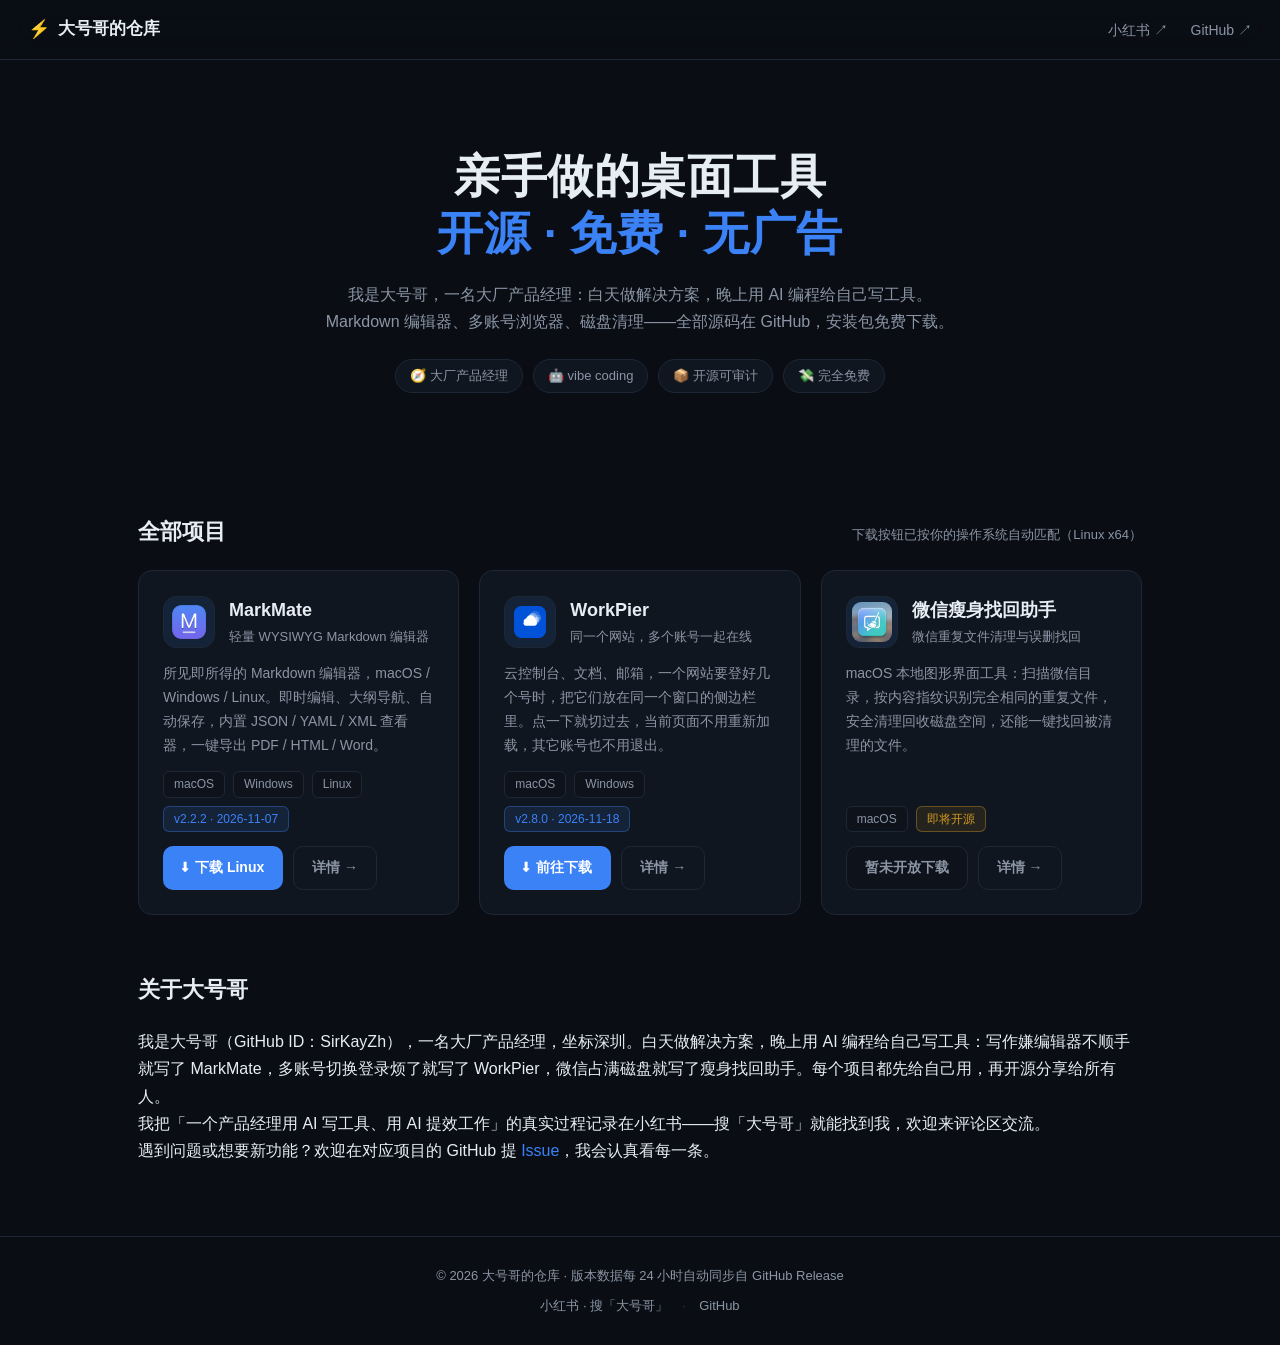
<file: index.html>
<!DOCTYPE html>
<html lang="zh-CN">
<head>
  <meta charset="UTF-8">
  <meta name="viewport" content="width=device-width, initial-scale=1.0">
  <title>大号哥的仓库 · 开源桌面工具</title>
  <meta name="description" content="MarkMate Markdown 编辑器、WorkPier 多账号浏览器、微信瘦身找回助手 — 全部开源免费下载">
  <meta property="og:title" content="大号哥的仓库 · 开源桌面工具">
  <meta property="og:description" content="亲手做的 macOS / Windows / Linux 桌面软件，开源且免费">
  <meta property="og:type" content="website">
  <link rel="icon" href="assets/img/clouddock/icon.svg" type="image/svg+xml">
  <link rel="stylesheet" href="assets/style.css">
</head>
<body data-page="home">
  <nav class="nav">
    <a class="nav-brand" href="./"><span class="nav-logo">⚡</span>大号哥的仓库</a>
    <div class="nav-links">
      <!-- TODO: 拿到小红书主页链接后，把下面 search 链接替换为个人主页 URL -->
      <a href="https://www.xiaohongshu.com/search_result?keyword=%E5%A4%A7%E5%8F%B7%E5%93%A5" target="_blank" rel="noopener">小红书 ↗</a>
      <a href="https://github.com/SirKayZh" target="_blank" rel="noopener">GitHub ↗</a>
    </div>
  </nav>

  <header class="hero">
    <div class="hero-inner">
      <h1>亲手做的桌面工具<br><span class="accent">开源 · 免费 · 无广告</span></h1>
      <p class="hero-sub">我是大号哥，一名大厂产品经理：白天做解决方案，晚上用 AI 编程给自己写工具。<br>Markdown 编辑器、多账号浏览器、磁盘清理——全部源码在 GitHub，安装包免费下载。</p>
      <div class="hero-badges">
        <span class="badge">🧭 大厂产品经理</span>
        <span class="badge">🤖 vibe coding</span>
        <span class="badge">📦 开源可审计</span>
        <span class="badge">💸 完全免费</span>
      </div>
    </div>
  </header>

  <main class="main">
    <section class="section">
      <div class="section-head">
        <h2>全部项目</h2>
        <p class="section-note">下载按钮已按你的操作系统自动匹配<span id="os-hint"></span></p>
      </div>
      <div id="projects" class="cards">
        <div class="loading">正在加载项目信息…</div>
      </div>
    </section>

    <section class="section toc-section" id="about">
      <div class="section-head"><h2>关于大号哥</h2></div>
      <p>我是大号哥（GitHub ID：SirKayZh），一名大厂产品经理，坐标深圳。白天做解决方案，晚上用 AI 编程给自己写工具：写作嫌编辑器不顺手就写了 MarkMate，多账号切换登录烦了就写了 WorkPier，微信占满磁盘就写了瘦身找回助手。每个项目都先给自己用，再开源分享给所有人。</p>
      <p>我把「一个产品经理用 AI 写工具、用 AI 提效工作」的真实过程记录在小红书——搜「大号哥」就能找到我，欢迎来评论区交流。</p>
      <p>遇到问题或想要新功能？欢迎在对应项目的 GitHub 提 <a href="https://github.com/SirKayZh" target="_blank" rel="noopener">Issue</a>，我会认真看每一条。</p>
    </section>
  </main>

  <footer class="footer">
    <p>© <span id="year"></span> 大号哥的仓库 · 版本数据每 24 小时自动同步自 GitHub Release</p>
    <p class="footer-links">
      <!-- TODO: 替换为小红书个人主页 URL -->
      <a href="https://www.xiaohongshu.com/search_result?keyword=%E5%A4%A7%E5%8F%B7%E5%93%A5" target="_blank" rel="noopener">小红书 · 搜「大号哥」</a>
      <span class="sep">·</span>
      <a href="https://github.com/SirKayZh" target="_blank" rel="noopener">GitHub</a>
    </p>
  </footer>

  <script src="assets/app.js"></script>
</body>
</html>
</file>
<file: assets/style.css>
:root {
  --bg: #0a0e14;
  --bg-soft: #0e131b;
  --panel: #10161f;
  --panel-hover: #131a25;
  --border: #1d2735;
  --border-strong: #2a3645;
  --text: #e6edf3;
  --text-dim: #8b95a5;
  --accent: #3b82f6;
  --accent-soft: rgba(59, 130, 246, 0.12);
  --green: #3fb950;
  --yellow: #d29922;
  --radius: 14px;
  --maxw: 1060px;
}

* { box-sizing: border-box; margin: 0; padding: 0; }

html { scroll-behavior: smooth; }

body {
  background: var(--bg);
  color: var(--text);
  font-family: -apple-system, BlinkMacSystemFont, "SF Pro Text", "PingFang SC", "Hiragino Sans GB", "Microsoft YaHei", "Segoe UI", sans-serif;
  line-height: 1.7;
  -webkit-font-smoothing: antialiased;
}

a { color: var(--accent); text-decoration: none; }
a:hover { text-decoration: underline; }

img { max-width: 100%; }

/* ---------- nav ---------- */
.nav {
  position: sticky; top: 0; z-index: 50;
  display: flex; justify-content: space-between; align-items: center;
  padding: 14px 28px;
  background: rgba(10, 14, 20, 0.85);
  backdrop-filter: blur(12px);
  border-bottom: 1px solid var(--border);
}
.nav-brand { display: flex; align-items: center; gap: 8px; color: var(--text); font-weight: 700; font-size: 17px; }
.nav-brand:hover { text-decoration: none; }
.nav-logo { font-size: 18px; }
.nav-links a { color: var(--text-dim); font-size: 14px; margin-left: 18px; }
.nav-links a:hover { color: var(--text); }

/* ---------- hero ---------- */
.hero { padding: 88px 28px 64px; text-align: center; }
.hero-inner { max-width: 720px; margin: 0 auto; }
.hero h1 { font-size: clamp(30px, 5vw, 46px); font-weight: 800; line-height: 1.25; letter-spacing: 0.5px; }
.hero .accent { color: var(--accent); }
.hero-sub { margin-top: 18px; color: var(--text-dim); font-size: 16px; }
.hero-badges { margin-top: 24px; display: flex; gap: 10px; justify-content: center; flex-wrap: wrap; }
.badge {
  font-size: 13px; padding: 5px 14px; border-radius: 999px;
  border: 1px solid var(--border); background: var(--panel); color: var(--text-dim);
}

/* ---------- layout ---------- */
.main { max-width: var(--maxw); margin: 0 auto; padding: 0 28px 72px; }
.section { margin-top: 56px; }
.section-head { display: flex; align-items: baseline; justify-content: space-between; flex-wrap: wrap; gap: 8px; margin-bottom: 20px; }
.section-head h2 { font-size: 22px; }
.section-note { color: var(--text-dim); font-size: 13px; }

/* ---------- project cards ---------- */
.cards { display: grid; grid-template-columns: repeat(auto-fill, minmax(300px, 1fr)); gap: 20px; }
.card {
  background: var(--panel); border: 1px solid var(--border); border-radius: var(--radius);
  padding: 24px; display: flex; flex-direction: column; gap: 14px;
  transition: border-color 0.15s ease, transform 0.15s ease;
}
.card:hover { border-color: #2f4a6b; transform: translateY(-2px); }
.card-top { display: flex; align-items: center; gap: 14px; }
.card-icon {
  width: 52px; height: 52px; border-radius: 13px; flex: none;
  background: var(--accent-soft); display: flex; align-items: center; justify-content: center;
  border: 1px solid var(--border); overflow: hidden;
}
.card-icon img { width: 40px; height: 40px; border-radius: 9px; object-fit: contain; }
.card-title-group { min-width: 0; }
.card-title { font-size: 18px; font-weight: 700; color: var(--text); }
.card-title:hover { text-decoration: none; color: var(--accent); }
.card-tagline { font-size: 13px; color: var(--text-dim); }
.card-desc { font-size: 14px; color: var(--text-dim); flex: 1; }
.card-meta { display: flex; gap: 8px; flex-wrap: wrap; align-items: center; font-size: 12px; color: var(--text-dim); }
.chip {
  padding: 2px 10px; border-radius: 6px; font-size: 12px;
  border: 1px solid var(--border); background: var(--bg-soft);
}
.chip.platform { color: var(--text-dim); }
.chip.version { color: var(--accent); border-color: rgba(59, 130, 246, 0.35); background: var(--accent-soft); }
.chip.soon { color: var(--yellow); border-color: rgba(210, 153, 34, 0.4); background: rgba(210, 153, 34, 0.1); }
.card-actions { display: flex; gap: 10px; align-items: center; }

.btn {
  display: inline-flex; align-items: center; gap: 6px;
  padding: 9px 18px; border-radius: 10px; font-size: 14px; font-weight: 600;
  border: 1px solid transparent; cursor: pointer; transition: 0.15s ease;
  text-decoration: none;
}
.btn:hover { text-decoration: none; transform: translateY(-1px); }
.btn-primary { background: var(--accent); color: #fff; }
.btn-primary:hover { background: #2f6fe0; }
.btn-ghost { background: transparent; color: var(--text-dim); border-color: var(--border); }
.btn-ghost:hover { color: var(--text); border-color: #3a4a5f; }
.btn-primary.disabled, .btn.disabled {
  background: var(--bg-soft); color: var(--text-dim); border-color: var(--border);
  cursor: not-allowed; transform: none;
}
.btn .dl-icon { font-size: 13px; }

/* ---------- detail page ---------- */
.proj-head { padding: 56px 0 8px; }
.proj-head-row { display: flex; align-items: center; gap: 20px; }
.proj-icon {
  width: 84px; height: 84px; border-radius: 20px; flex: none;
  background: var(--accent-soft); border: 1px solid var(--border);
  display: flex; align-items: center; justify-content: center; overflow: hidden;
}
.proj-icon img { width: 64px; height: 64px; object-fit: contain; }
.proj-name { font-size: 34px; font-weight: 800; }
.proj-tagline { color: var(--text-dim); font-size: 16px; margin-top: 2px; }
.proj-chips { display: flex; gap: 8px; margin-top: 12px; flex-wrap: wrap; }
.proj-desc { color: var(--text-dim); font-size: 15.5px; max-width: 720px; margin-top: 22px; }

.proj-section { margin-top: 48px; }
.proj-section h2 { font-size: 20px; margin-bottom: 18px; padding-bottom: 10px; border-bottom: 1px solid var(--border); }
.feature-list { list-style: none; display: grid; gap: 10px; }
.feature-list li { padding-left: 26px; position: relative; color: var(--text-dim); font-size: 14.5px; }
.feature-list li::before { content: "✦"; position: absolute; left: 2px; color: var(--accent); }

.shots { display: grid; gap: 18px; grid-template-columns: repeat(auto-fill, minmax(340px, 1fr)); }
.shot { background: var(--panel); border: 1px solid var(--border); border-radius: var(--radius); overflow: hidden; }
.shot img { display: block; width: 100%; aspect-ratio: 16/10; object-fit: cover; object-position: top; background: #fff; }
.shot figcaption { padding: 10px 14px; font-size: 13px; color: var(--text-dim); }

.dl-panel {
  background: var(--panel); border: 1px solid var(--border); border-radius: var(--radius);
  padding: 26px; display: grid; gap: 18px;
}
.dl-primary-row { display: flex; align-items: center; gap: 14px; flex-wrap: wrap; }
.dl-hint { color: var(--text-dim); font-size: 13px; }
.dl-table { width: 100%; border-collapse: collapse; font-size: 13.5px; }
.dl-table th, .dl-table td { text-align: left; padding: 9px 12px; border-bottom: 1px solid var(--border); }
.dl-table th { color: var(--text-dim); font-weight: 500; font-size: 12.5px; }
.dl-table tr:last-child td { border-bottom: none; }
.dl-table a { color: var(--accent); font-family: ui-monospace, "SF Mono", Menlo, monospace; font-size: 12.5px; }
.dl-table .size { color: var(--text-dim); white-space: nowrap; }

.note {
  border: 1px solid rgba(59, 130, 246, 0.3); background: var(--accent-soft);
  padding: 14px 18px; border-radius: 12px; font-size: 13.5px; color: var(--text-dim);
}
.note code {
  background: rgba(255,255,255,0.08); padding: 2px 7px; border-radius: 5px;
  font-family: ui-monospace, "SF Mono", Menlo, monospace; font-size: 12px; color: var(--text);
}

.faq-list { display: grid; gap: 14px; }
.faq { background: var(--panel); border: 1px solid var(--border); border-radius: 12px; padding: 16px 20px; }
.faq h3 { font-size: 15px; margin-bottom: 6px; }
.faq p { color: var(--text-dim); font-size: 14px; }

.release-notes { color: var(--text-dim); font-size: 14.5px; }
.release-notes h2 { font-size: 18px; margin: 18px 0 10px; padding: 0; border: none; color: var(--text); }
.release-notes h3 { font-size: 15.5px; margin: 16px 0 8px; color: var(--text); }
.release-notes ul { padding-left: 22px; margin: 8px 0; }
.release-notes li { margin: 4px 0; }
.release-notes code {
  background: rgba(255,255,255,0.08); padding: 1px 6px; border-radius: 4px;
  font-family: ui-monospace, "SF Mono", Menlo, monospace; font-size: 12.5px; color: var(--text);
}
.release-notes a { color: var(--accent); }
.release-notes hr { border: none; border-top: 1px solid var(--border); margin: 18px 0; }
.release-notes strong { color: var(--text); }

/* ---------- footer ---------- */
.footer {
  border-top: 1px solid var(--border); padding: 28px; text-align: center;
  color: var(--text-dim); font-size: 13px;
}
.footer-links { margin-top: 8px; }
.footer-links a { color: var(--text-dim); }
.footer-links a:hover { color: var(--text); }
.footer-links .sep { margin: 0 10px; color: var(--border-strong); }

.loading { color: var(--text-dim); padding: 40px; text-align: center; grid-column: 1 / -1; }

.error-box { color: #f85149; text-align: center; padding: 40px; grid-column: 1 / -1; }

.back-link { display: inline-block; margin-top: 28px; color: var(--text-dim); font-size: 14px; }
.back-link:hover { color: var(--text); }

@media (max-width: 640px) {
  .hero { padding: 56px 20px 40px; }
  .main { padding: 0 20px 56px; }
  .proj-head-row { flex-direction: column; align-items: flex-start; }
}
</file>
